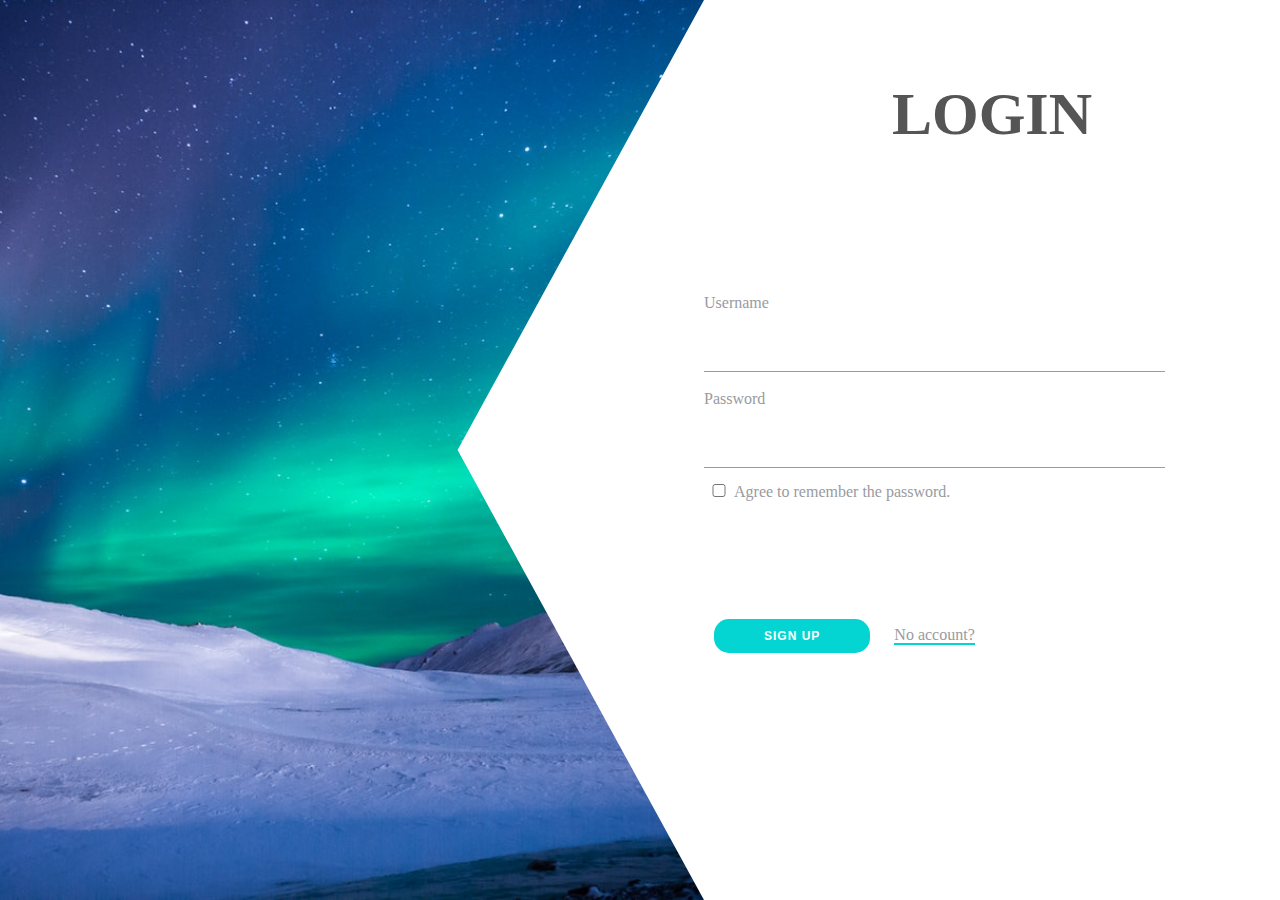
<file: Forms/Form1/index.html>
<!DOCTYPE html>
<html lang="en">
<head>
	<meta charset="utf-8">
	<meta name="viewport" content="width=device-width, initial-scale=1.0">
	<meta http-equiv="X-UA-Compatible" content="ie=edge">
	<title>Form2</title>
	<link rel="stylesheet" type="text/css" href="style.css">
</head>
<body>
	<div class="container">
		<div class="left">
			
		</div>
		<div class="right">
			<h1>login</h1>
			<form>
				<label>Username</label>
				<input type="text" />	
				<label>Password</label>
				<input type="password" />
				<span> <input type="checkbox" />Agree to remember the password.</span>
			</form>
			<button type="submit">sign up</button>
			<a href="#">No account?</a>
		</div>
	</div>
</body>
</html>
</file>
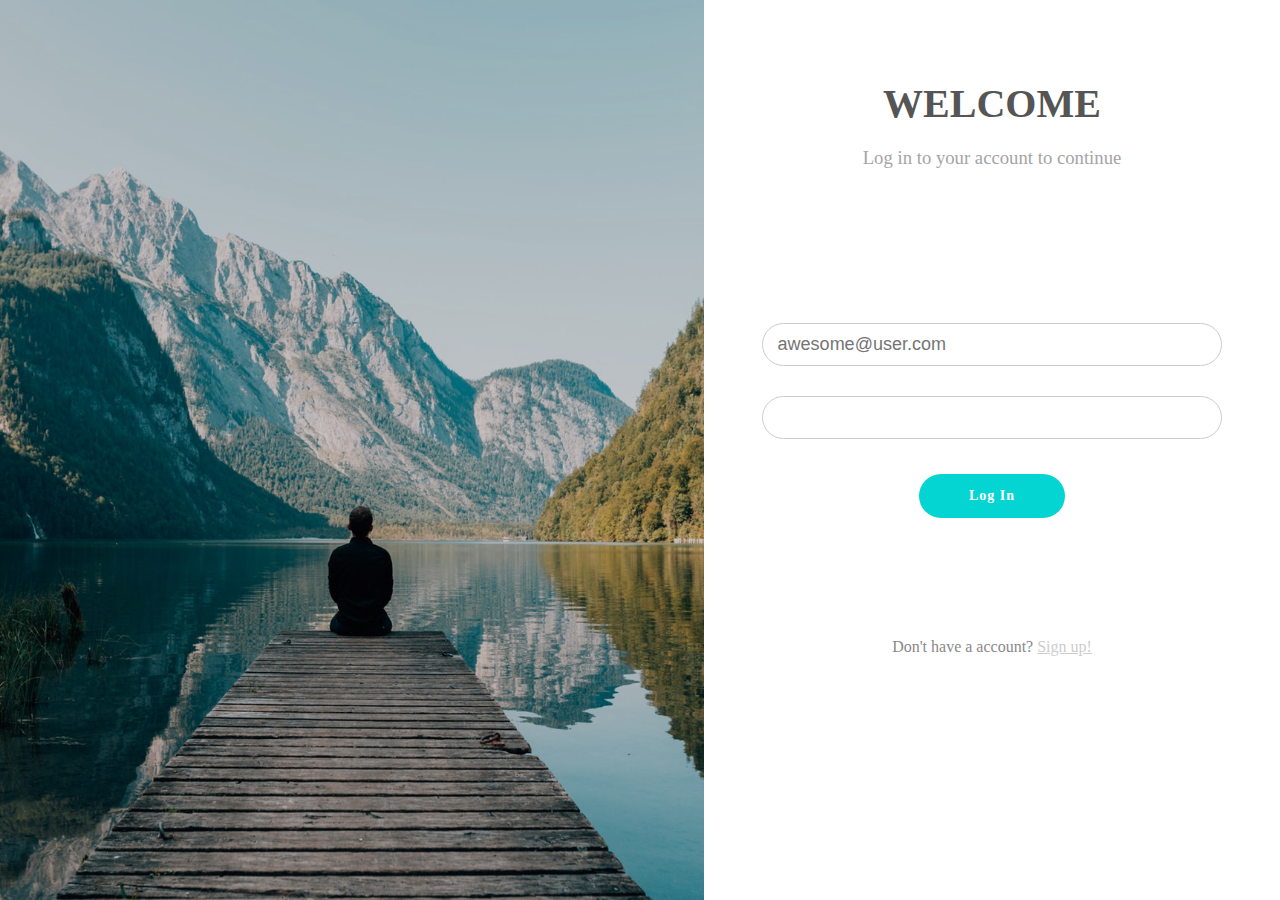
<file: Forms/Form2/index.html>
<!DOCTYPE html>
<html>
<head>
	<meta charset="utf-8">
	<title>Form 2</title>
	<link rel="stylesheet" type="text/css" href="style.css">
	<link rel="stylesheet" href="https://use.fontawesome.com/releases/v5.8.1/css/all.css" integrity="sha384-50oBUHEmvpQ+1lW4y57PTFmhCaXp0ML5d60M1M7uH2+nqUivzIebhndOJK28anvf" crossorigin="anonymous">
</head>
<body>
	<div class="container">
		<div class="left">

		</div>
		<div class="right">
			<h1>Welcome</h1>
			<h3>Log in to your account to continue</h3>
			<form>
				<input type="email" placeholder="awesome@user.com">
				<input type="password">
				<a href="#">Log In</a>
			</form>
			<a href="#">Don't have a account? <span class="tc">Sign up!</span></a>
			<div class="social">
				<a href="#"><i class="fab fa-facebook-square fa-2x"></i></a>
				<a href="#"><i class="fab fa-twitter fa-2x"></i></a>
				<a href="#"><i class="fab fa-linkedin fa-2x"></i></a>
			</div>
		</div>
	</div>
</body>
</html>
</file>
<file: Forms/Form1/style.css>
*  {
	box-sizing: border-box;
}

body {
	height: 100vh;
	padding: 0;
	margin: 0;
}

.container {
	height: 100%;
	overflow: hidden;
	display: grid;
	grid-template-columns: 55% 45%;
	grid-template-areas: 
		"left right";
}

.container .left {
	grid-area: left;
	-webkit-clip-path: polygon(100% 0, 65% 50%, 100% 100%, 0 100%, 0 0);
	clip-path: polygon(100% 0, 65% 50%, 100% 100%, 0 100%, 0 0);
	background: url(aurora.jpg) no-repeat center;
	background-size: cover;
}

.container .right{
	grid-area: right;
}

.container .right h1{
	text-transform: uppercase;
	text-align: center;
	font-size: 60px;
	font-weight: 600;
	color: #555;
	margin: 80px 0 20px 0;
	font-family: Laksaman;
}

.container .right form {
	display: flex;
	height: 50%;
	flex-direction: column;
	justify-content: center;
}

.container .right form input {
	background-color: #fff;
	padding: 10px 15px;
	margin: 8px 0;
	width: 80%;
	border-top: none;
	border-left: none;
	border-right: none;
	border-bottom: #999B9E solid 1px;
	font-size: 18px;
	color: #000;
}

.container .right form label {
	padding: 10px 0;
	color: #999B9E;
}

.container .right form input[type="password"]{
	color: #04D5D2;
}

.container .right form input[type="checkbox"] {
	width: 30px;
	padding: 0;
}

.container .right form input[type="checkbox"]:focus {
	outline: none;
}

.container .right form span {
	color: #999B9E;
	width: 400px;
}

.container .right button{
	padding: 10px 50px;
	border-radius: 15px;
	color: #fff;
	background-color: #04D5D2;
	border: none;
	cursor: pointer;
	transition: transform 80ms ease-in;
	font-size: 12px;
	font-weight: bold;
	letter-spacing: 1px;
	text-transform: uppercase;
	margin-left: 10px;
}

.container .right button:active{
	transform: scale(0.95);
}

.container .right button:focus{
	outline: none;
}

.container .right a{
	margin: 0 20px;
	color: #999B9E;
	text-decoration: none;
	border-bottom: solid 2px #04D5D2;
}

@media screen and (max-width: 840px){
	body {
		height: 200vh;
	}
	.container{
		display: grid;
		grid-template-columns: 1fr;
		grid-template-rows: 1fr 1fr;
		grid-template-areas: 
			"left"
			"right";
	}
	.container .right{
		justify-self: center;
		align-self: center;
	}

	.container .right form {
		padding: 100px 0 50px 0;
	}

	.container .right form input {
		margin: 0 20px;
		width: 100%;
	}

	.container .right form input[type="checkbox"] {
		width: 30px;
	}

	.container .right form label {
		margin: 0 20px;
	}

	.container .right form span {
		margin-top: 20px;
		margin-bottom: 10px;
	}

	.container .right button {
		margin-left: 20px;
		transition: transform 80ms ease-in;
	}

	.container .right button:active{
		transform: scale(0.95);
	}
}

@media screen and (max-width: 460px){

	body{
		height: 200vh;
	}

	.container{
		display: grid;
		grid-template-columns: 1fr;
		grid-template-rows: 50% 50%;
		grid-template-areas:
			"left" 
			"right";
	}

	.container .left{
		clip-path: none;
	}

	.container .right{
		align-self: center;
	}

	.container .right form {
		padding: 100px 0 50px 0;
	}

	.container .right form input {
		margin: 0 20px;
		width: 80%;
	}

	.container .right form input[type="checkbox"] {
		width: 30px;
	}

	.container .right form label {
		margin: 0 20px;
	}

	.container .right form span {
		margin-top: 20px;
		margin-bottom: 10px;
	}

	.container .right button {
		margin-left: 20px;
		transition: transform 80ms ease-in;
	}
	
	.container .right button:active {
		transform: scale(0.95);
	}
}
</file>
<file: Forms/Form2/style.css>
* {
	box-sizing: border-box;
}

body{
	height: 100vh;
	padding: 0;
	margin: 0;
}

.container{
	height: 100%;
	overflow: hidden;
	display: grid;
	grid-template-columns: 55% 45%;
	grid-template-areas: 
		"left right";
}

.container .left {
	grid-area: left;
	background: url(b.jpg) center no-repeat;
	background-size: cover;
}

.container .right{
	grid-area: right;
	text-align: center;
}

.container .right h1{
	text-transform: uppercase;
	text-align: center;
	font-size: 40px;
	font-weight: 600;
	color: #555;
	margin: 80px 0 20px 0;
	font-family: Laksaman;
}

.container .right h3{
	text-align: center;
	color: #a4a4a4;
	font-weight: 400;
}

.container .right form {
	display: flex;
	height: 50%;
	flex-direction: column;
	justify-content: center;
	align-items: center;
}

.container .right form input {
	background-color: #fff;
	padding: 10px 15px;
	margin: 15px 0;
	width: 80%;
	border-radius: 25px;
	border: 1px solid #ccc;
	font-size: 18px;
	color: #a4a4a4;
}


.container .right form a{
	padding: 14px 50px;
	border-radius: 25px;
	color: #fff;
	background-color: #04D5D2;
	border: none;
	cursor: pointer;
	transition: transform 80ms ease-in;
	font-size: 14px;
	font-weight: bold;
	letter-spacing: 1px;
	margin-top: 20px;
	text-decoration: none;
}

.container .right form a:active{
	transform: scale(0.95);
}

.container .right form a:focus{
	outline: none;
}

.container .right form a:hover{
	box-shadow: rgba(0,0,0,.4) 5px 8px;
	transition: .5s;
}

.container .right a{
	text-align: center;
	text-decoration: none;
	color: #898989;
	font-size: 16px;
}

.container .right a .tc {
	color: #ccc;
	text-decoration: underline;
}

.container .right .social {
	display: flex;
	justify-content: center;
	align-items: center;
	margin: 50px 0;
	color: #9b9b9b;
}

.container .right .social a {
	padding: 0 20px;
}


@media screen and (max-width: 840px){
	body {
		height: 200vh;
	}
	.container{
		display: grid;
		grid-template-columns: 1fr;
		grid-template-rows: 1fr 1fr;
		grid-template-areas: 
			"left"
			"right";
	}
	.container .right{
		justify-self: center;
		align-self: center;
	}

	.container .right h1{
		text-transform: uppercase;
		text-align: center;
		font-size: 40px;
		font-weight: 600;
		color: #555;
		margin: 80px 0 20px 0;
		font-family: Laksaman;
	}

	.container .right h3{
		text-align: center;
		color: #a4a4a4;
		font-weight: 400;
		font-size: 18px;
	}

	.container .right form {
		padding: 80px 0 50px 0;
	}

	.container .right form input {
		margin: 20px;
		width: 100%;
	}

	.container .right form a {
		transition: transform 80ms ease-in;
	}

	.container .right form a:active{
		transform: scale(0.95);
	}

	.container .right .social {
		margin: 50px 0;
	}

}

@media screen and (max-width: 460px){

	body{
		height: 200vh;
	}

	.container{
		display: grid;
		grid-template-columns: 1fr;
		grid-template-rows: 50% 50%;
		grid-template-areas:
			"left" 
			"right";
	}

	.container .right{
		align-self: center;
	}

	.container .right h1{
		text-transform: uppercase;
		text-align: center;
		font-size: 30px;
		font-weight: 600;
		color: #555;
		margin: 60px 0 20px 0;
		font-family: Laksaman;
	}

	.container .right h3{
		text-align: center;
		color: #a4a4a4;
		font-weight: 400;
	}

	.container .right form {
		padding: 50px 0 30px 0;
	}

	.container .right form input {
		margin: 10px;
		width: 80%;
	}

	.container .right form a {
		transition: transform 80ms ease-in;
	}
	
	.container .right form a:active {
		transform: scale(0.95);
	}
}
</file>
